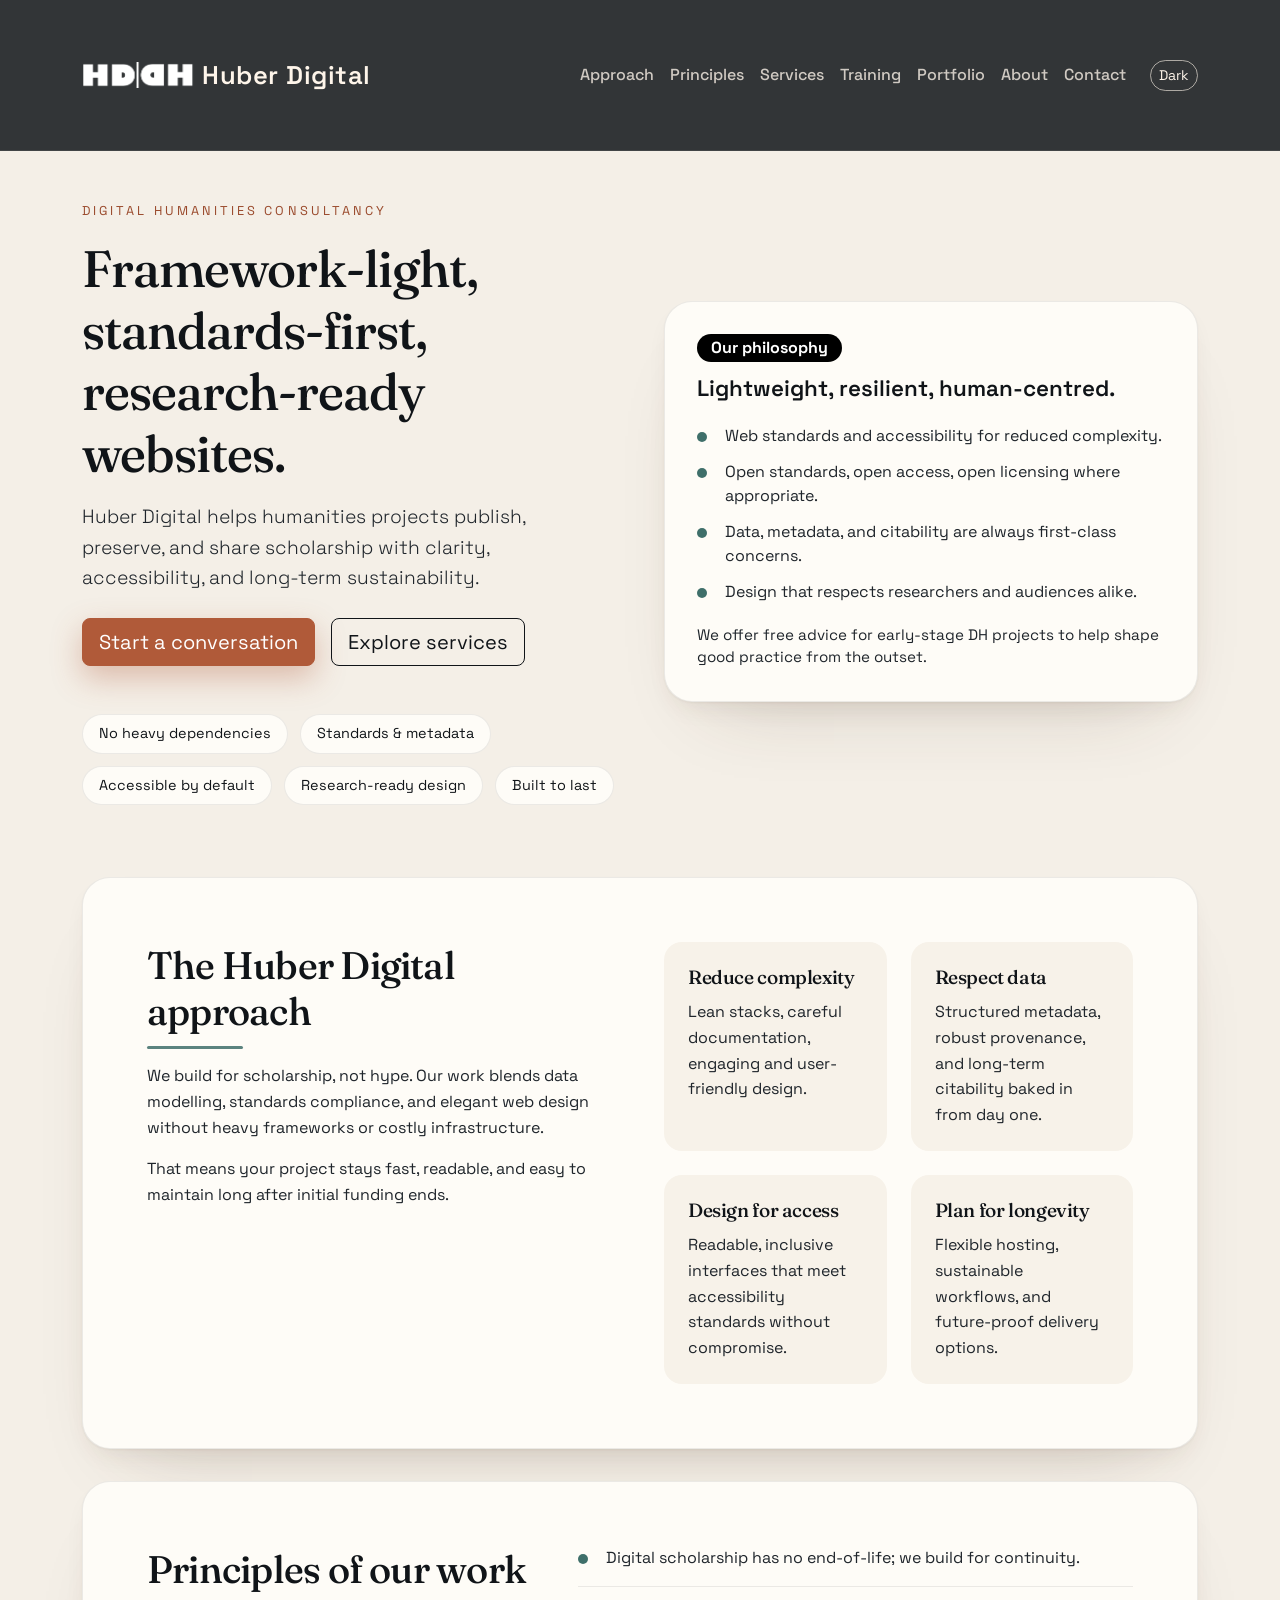
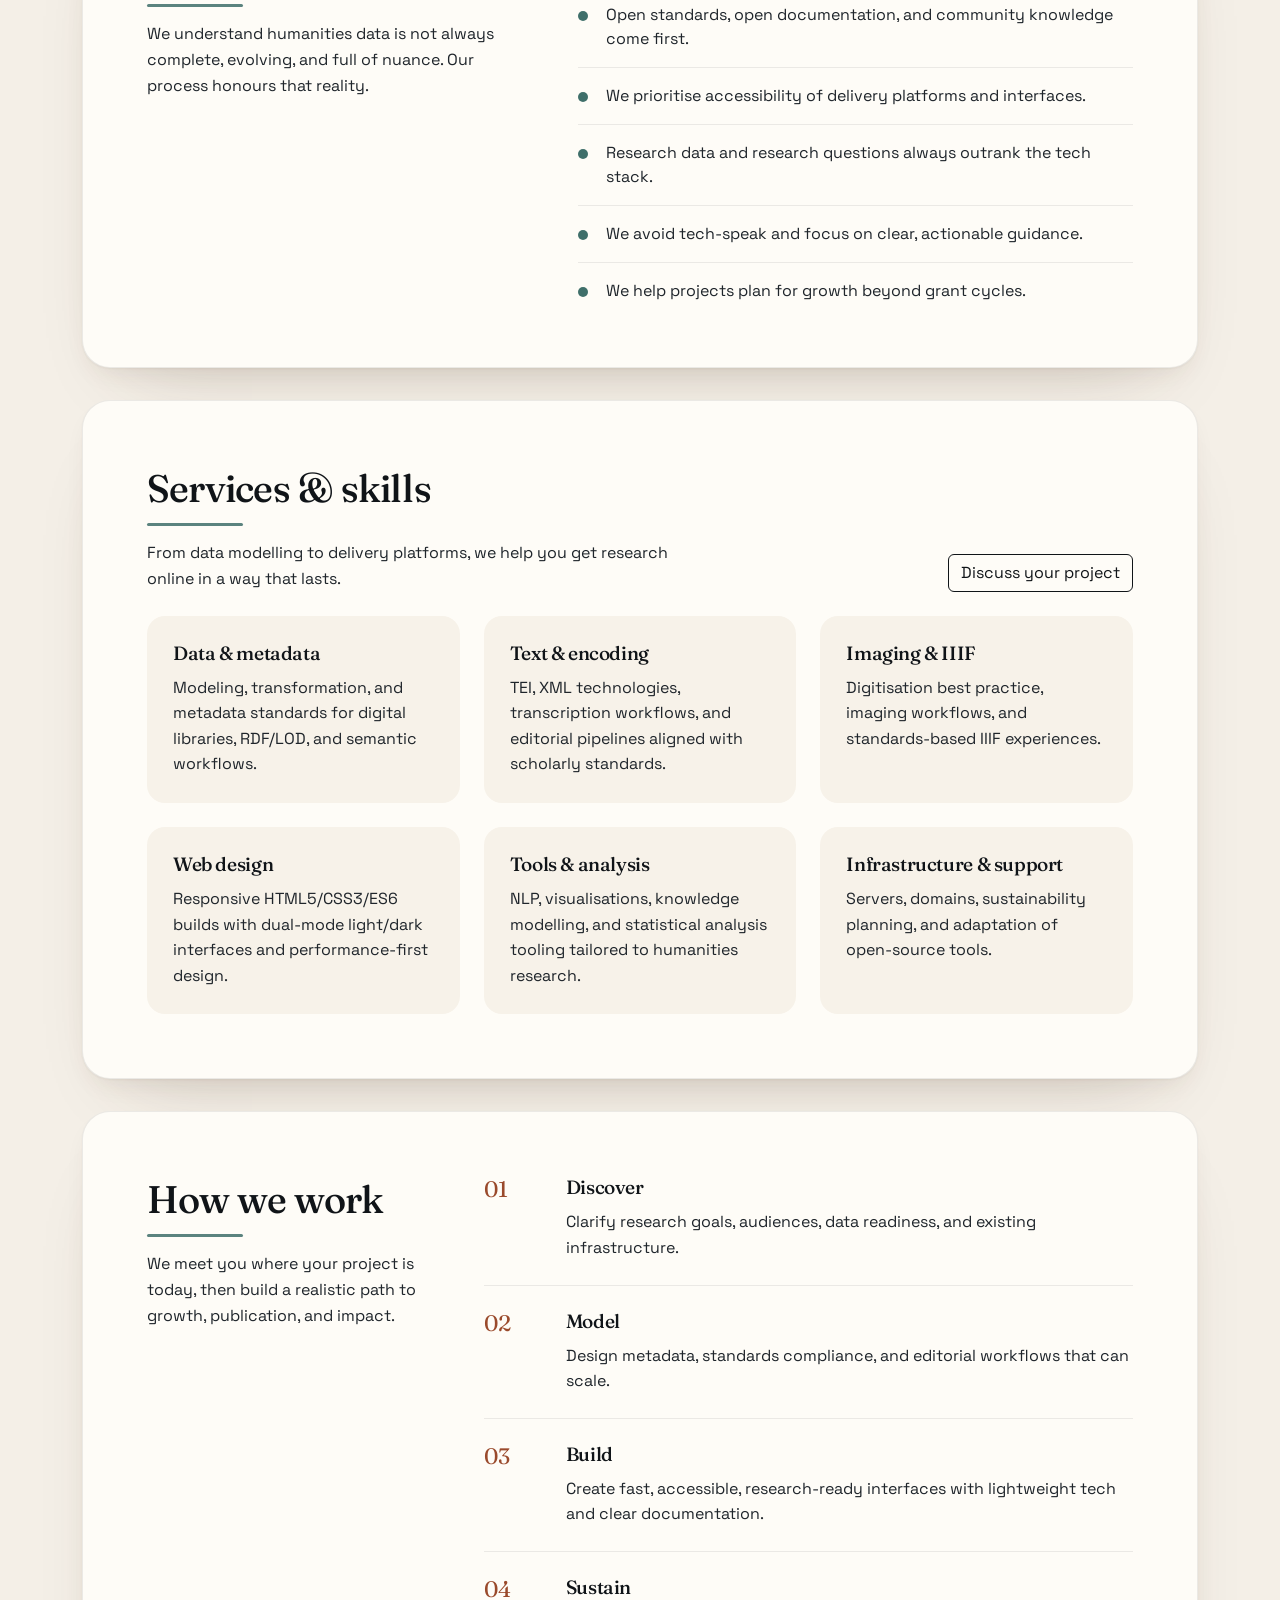
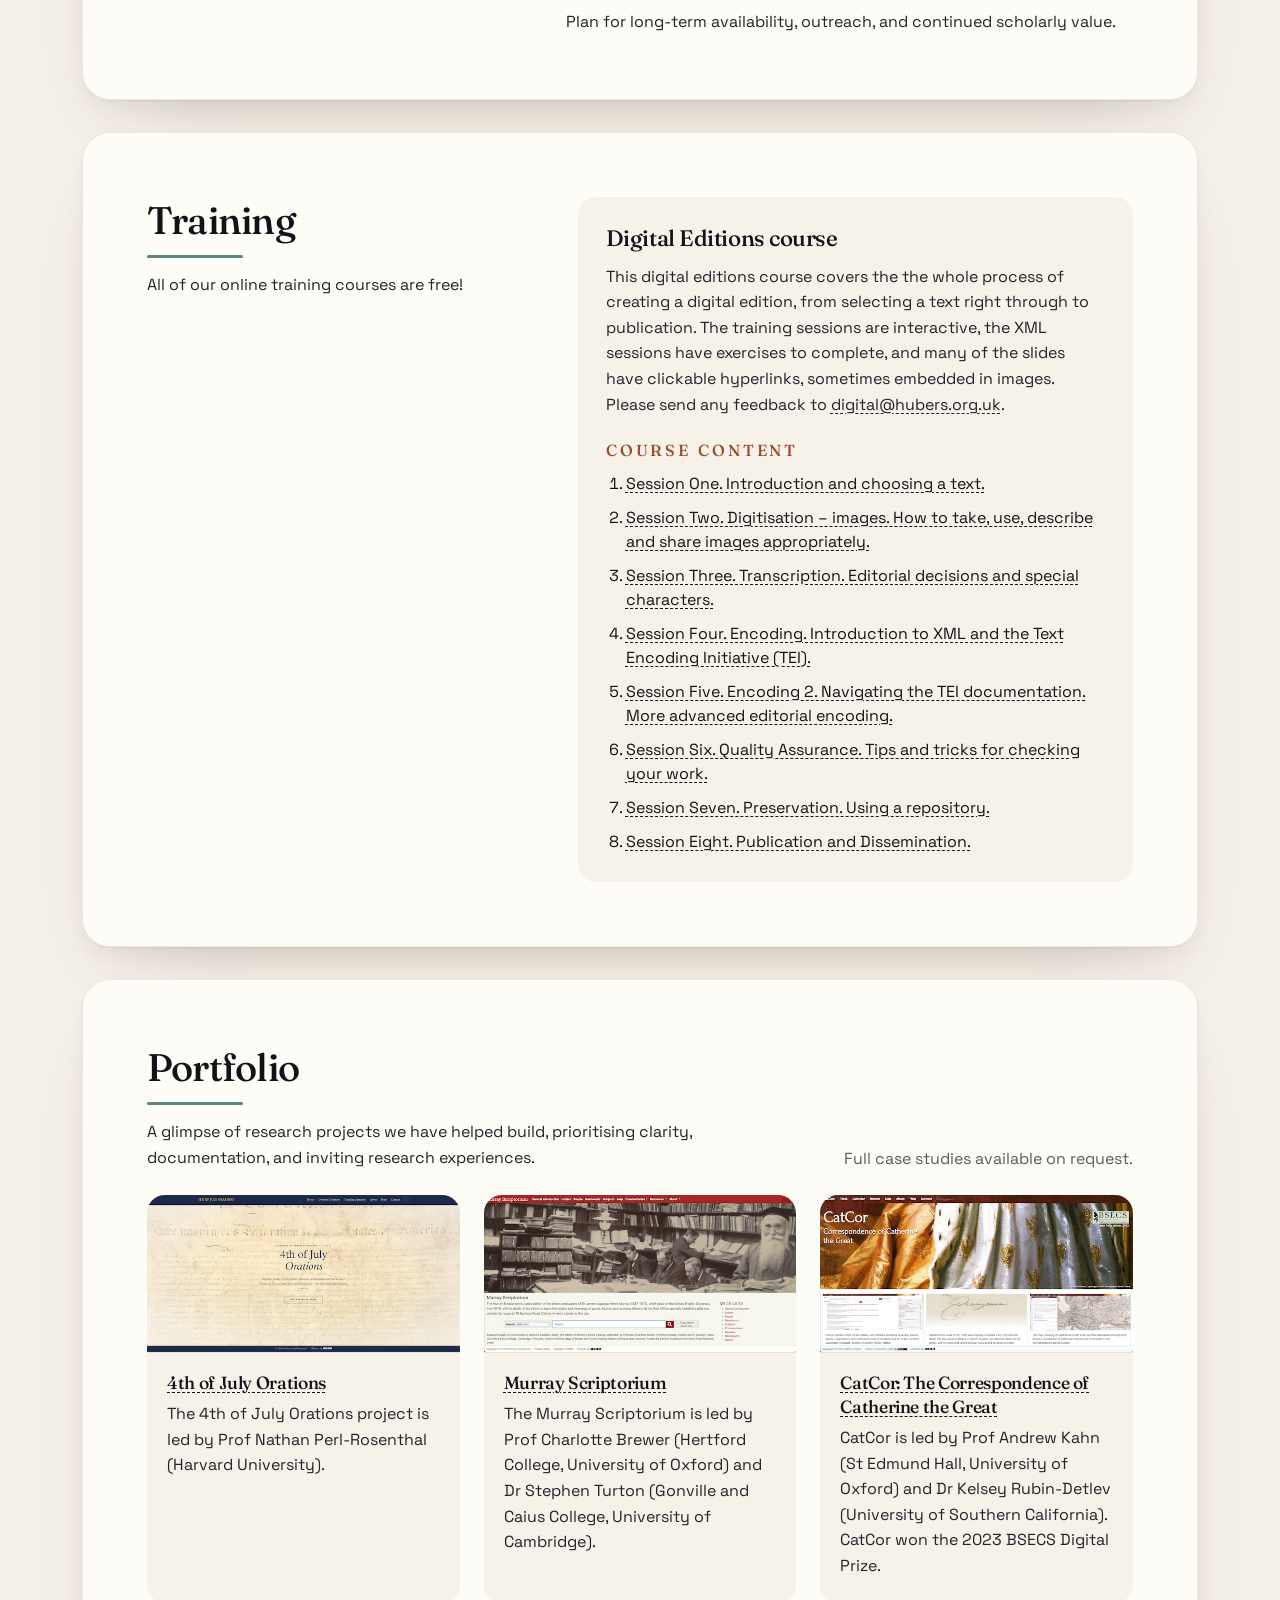
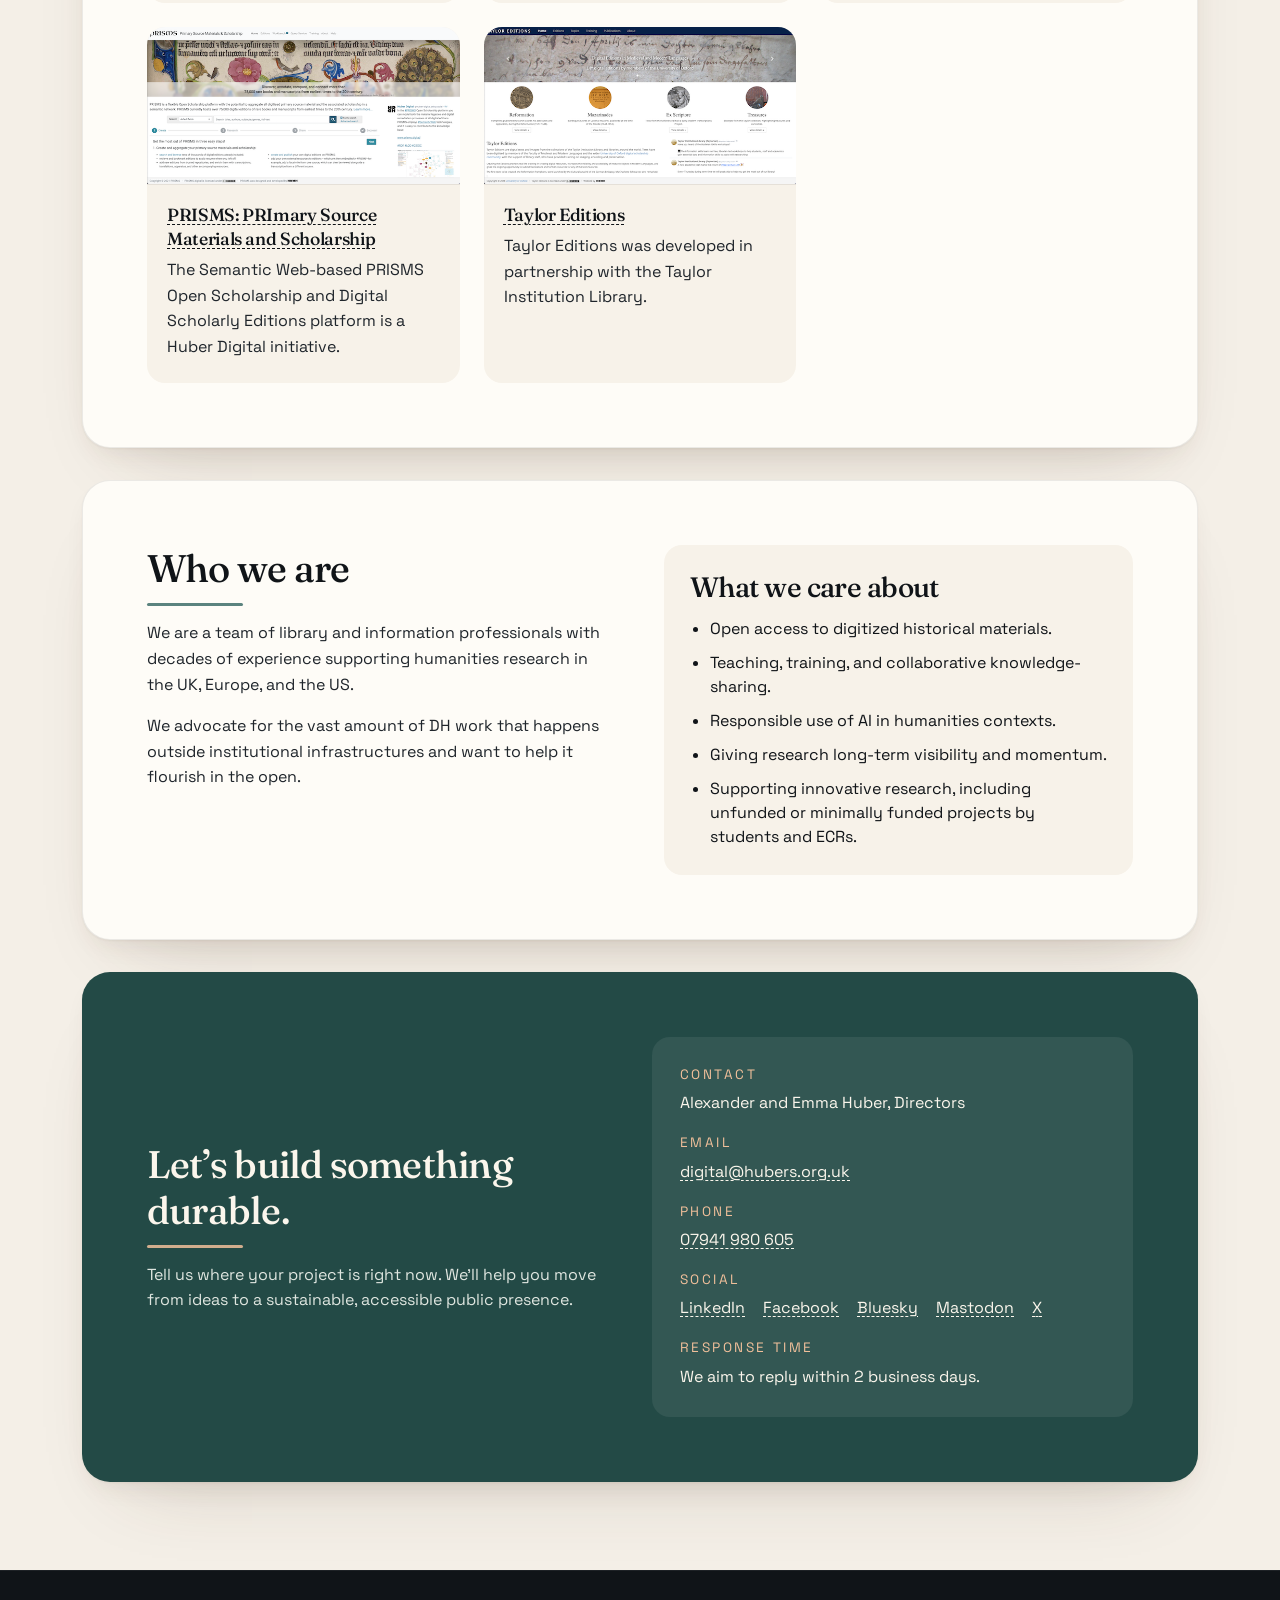
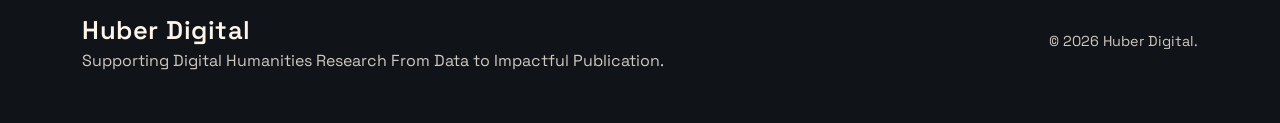
<file: index.html>
<!doctype html>
<html lang="en" data-bs-theme="light">
<head>
  <meta charset="utf-8">
  <meta name="viewport" content="width=device-width, initial-scale=1">
  <title>Huber Digital | Digital Humanities Consultancy</title>
  <meta name="description" content="Huber Digital is a Digital Humanities consultancy focused on standards, accessibility, and sustainable research websites.">
  <meta name="theme-color" content="#f4efe7">
  <link rel="apple-touch-icon" sizes="57x57" href="/apple-icon-57x57.png">
  <link rel="apple-touch-icon" sizes="60x60" href="/apple-icon-60x60.png">
  <link rel="apple-touch-icon" sizes="72x72" href="/apple-icon-72x72.png">
  <link rel="apple-touch-icon" sizes="76x76" href="/apple-icon-76x76.png">
  <link rel="apple-touch-icon" sizes="114x114" href="/apple-icon-114x114.png">
  <link rel="apple-touch-icon" sizes="120x120" href="/apple-icon-120x120.png">
  <link rel="apple-touch-icon" sizes="144x144" href="/apple-icon-144x144.png">
  <link rel="apple-touch-icon" sizes="152x152" href="/apple-icon-152x152.png">
  <link rel="apple-touch-icon" sizes="180x180" href="/apple-icon-180x180.png">
  <link rel="icon" type="image/png" sizes="192x192"  href="/android-icon-192x192.png">
  <link rel="icon" type="image/png" sizes="32x32" href="/favicon-32x32.png">
  <link rel="icon" type="image/png" sizes="96x96" href="/favicon-96x96.png">
  <link rel="icon" type="image/png" sizes="16x16" href="/favicon-16x16.png">
  <link rel="manifest" href="/manifest.json">
  <meta name="msapplication-TileColor" content="#ffffff">
  <meta name="msapplication-TileImage" content="/ms-icon-144x144.png">
  <link rel="preconnect" href="https://fonts.googleapis.com">
  <link rel="preconnect" href="https://fonts.gstatic.com" crossorigin>
  <link href="https://fonts.googleapis.com/css2?family=Fraunces:wght@400;600;700&family=Space+Grotesk:wght@300;400;500;600&display=swap" rel="stylesheet">
  <link href="https://cdn.jsdelivr.net/npm/bootstrap@5.3.3/dist/css/bootstrap.min.css" rel="stylesheet" integrity="sha384-QWTKZyjpPEjISv5WaRU9OFeRpok6YctnYmDr5pNlyT2bRjXh0JMhjY6hW+ALEwIH" crossorigin="anonymous">
  <link rel="stylesheet" href="assets/css/styles.css">
</head>
<body>
  <header class="site-header fixed-top">
    <nav class="navbar navbar-expand-lg navbar-dark" aria-label="Primary">
      <div class="container">
        <a class="navbar-brand d-flex align-items-center gap-2" href="/">
          <img src="images/logo/cropped-hd-logo-1.png" alt="Huber Digital logo" width="112" height="112" class="brand-logo">
          <div class="brand-text">
            <span class="brand-name">Huber Digital</span>
          </div>
        </a>
        <button class="navbar-toggler" type="button" data-bs-toggle="collapse" data-bs-target="#siteNav" aria-controls="siteNav" aria-expanded="false" aria-label="Toggle navigation">
          <span class="navbar-toggler-icon"></span>
        </button>
        <div class="collapse navbar-collapse" id="siteNav">
          <ul class="navbar-nav ms-auto align-items-lg-center">
            <li class="nav-item"><a class="nav-link" href="#approach">Approach</a></li>
            <li class="nav-item"><a class="nav-link" href="#principles">Principles</a></li>
            <li class="nav-item"><a class="nav-link" href="#services">Services</a></li>
            <li class="nav-item"><a class="nav-link" href="#training">Training</a></li>
            <li class="nav-item"><a class="nav-link" href="#portfolio">Portfolio</a></li>
            <li class="nav-item"><a class="nav-link" href="#about">About</a></li>
            <li class="nav-item"><a class="nav-link" href="#contact">Contact</a></li>
          </ul>
          <div class="ms-lg-3 mt-3 mt-lg-0">
            <button class="btn btn-outline-light btn-sm theme-toggle" id="themeToggle" type="button" aria-pressed="false">
              <span class="theme-toggle-label">Dark</span>
            </button>
          </div>
        </div>
      </div>
    </nav>
  </header>

  <main id="top">
    <section class="hero-section" data-animate>
      <div class="container">
        <div class="row align-items-center g-4 g-lg-5">
          <div class="col-lg-6">
            <span class="eyebrow">Digital Humanities Consultancy</span>
            <h1>Framework-light, standards-first, research-ready websites.</h1>
            <p class="lead">Huber Digital helps humanities projects publish, preserve, and share scholarship with clarity, accessibility, and long-term sustainability.</p>
            <div class="d-flex flex-wrap gap-3 mt-4">
              <a class="btn btn-primary btn-lg" href="#contact">Start a conversation</a>
              <a class="btn btn-outline-light btn-lg" href="#services">Explore services</a>
            </div>
            <div class="hero-highlights mt-5">
              <div class="highlight-pill">No heavy dependencies</div>
              <div class="highlight-pill">Standards & metadata</div>
              <div class="highlight-pill">Accessible by default</div>
              <div class="highlight-pill">Research-ready design</div>
              <div class="highlight-pill">Built to last</div>
            </div>
          </div>
          <div class="col-lg-6">
            <div class="hero-card">
              <div class="hero-card-header">
                <span class="badge" style="font-size:initial;">Our philosophy</span>
                <span class="hero-card-title">Lightweight, resilient, human-centred.</span>
              </div>
              <ul class="hero-card-list">
                <li>Web standards and accessibility for reduced complexity.</li>
                <li>Open standards, open access, open licensing where appropriate.</li>
                <li>Data, metadata, and citability are always first-class concerns.</li>
                <li>Design that respects researchers and audiences alike.</li>
              </ul>
              <div class="hero-card-footer">
                <span class="hero-card-note">We offer free advice for early-stage DH projects to help shape good practice from the outset.</span>
              </div>
            </div>
          </div>
        </div>
      </div>
    </section>

    <section id="approach" class="content-section" data-animate>
      <div class="container">
        <div class="section-panel">
          <div class="row g-5">
            <div class="col-lg-6">
              <h2 class="section-title">The Huber Digital approach</h2>
              <p>We build for scholarship, not hype. Our work blends data modelling, standards compliance, and elegant web design without heavy frameworks or costly infrastructure.</p>
              <p>That means your project stays fast, readable, and easy to maintain long after initial funding ends.</p>
            </div>
            <div class="col-lg-6">
              <div class="approach-grid">
                <div class="approach-card">
                  <h3>Reduce complexity</h3>
                  <p>Lean stacks, careful documentation, engaging and
                  user-friendly design.</p>
                </div>
                <div class="approach-card">
                  <h3>Respect data</h3>
                  <p>Structured metadata, robust provenance, and long-term citability baked in from day one.</p>
                </div>
                <div class="approach-card">
                  <h3>Design for access</h3>
                  <p>Readable, inclusive interfaces that meet accessibility standards without compromise.</p>
                </div>
                <div class="approach-card">
                  <h3>Plan for longevity</h3>
                  <p>Flexible hosting, sustainable workflows, and future-proof delivery options.</p>
                </div>
              </div>
            </div>
          </div>
        </div>
      </div>
    </section>

    <section id="principles" class="content-section" data-animate>
      <div class="container">
        <div class="section-panel">
          <div class="row g-5">
            <div class="col-lg-5">
              <h2 class="section-title">Principles of our work</h2>
              <p>We understand humanities data is not always complete, evolving, and full of nuance. Our process honours that reality.</p>
            </div>
            <div class="col-lg-7">
              <ul class="principles-list">
                <li>Digital scholarship has no end-of-life; we build for continuity.</li>
                <li>Open standards, open documentation, and community knowledge come first.</li>
                <li>We prioritise accessibility of delivery platforms and interfaces.</li>
                <li>Research data and research questions always outrank the tech stack.</li>
                <li>We avoid tech-speak and focus on clear, actionable guidance.</li>
                <li>We help projects plan for growth beyond grant cycles.</li>
              </ul>
            </div>
          </div>
        </div>
      </div>
    </section>

    <section id="services" class="content-section" data-animate>
      <div class="container">
        <div class="section-panel">
          <div class="d-flex flex-column flex-lg-row justify-content-between align-items-lg-end gap-3 mb-4">
            <div>
              <h2 class="section-title">Services & skills</h2>
              <p class="section-subtitle">From data modelling to delivery platforms, we help you get research online in a way that lasts.</p>
            </div>
            <a class="btn btn-outline-light" href="#contact">Discuss your project</a>
          </div>
          <div class="row g-4">
            <div class="col-md-6 col-lg-4">
              <div class="service-card">
                <h3>Data & metadata</h3>
                <p>Modeling, transformation, and metadata standards for digital libraries, RDF/LOD, and semantic workflows.</p>
              </div>
            </div>
            <div class="col-md-6 col-lg-4">
              <div class="service-card">
                <h3>Text & encoding</h3>
                <p>TEI, XML technologies, transcription workflows, and editorial pipelines aligned with scholarly standards.</p>
              </div>
            </div>
            <div class="col-md-6 col-lg-4">
              <div class="service-card">
                <h3>Imaging & IIIF</h3>
                <p>Digitisation best practice, imaging workflows, and standards-based IIIF experiences.</p>
              </div>
            </div>
            <div class="col-md-6 col-lg-4">
              <div class="service-card">
                <h3>Web design</h3>
                <p>Responsive HTML5/CSS3/ES6 builds with dual-mode light/dark interfaces and performance-first design.</p>
              </div>
            </div>
            <div class="col-md-6 col-lg-4">
              <div class="service-card">
                <h3>Tools & analysis</h3>
                <p>NLP, visualisations, knowledge modelling, and statistical analysis tooling tailored to humanities research.</p>
              </div>
            </div>
            <div class="col-md-6 col-lg-4">
              <div class="service-card">
                <h3>Infrastructure & support</h3>
                <p>Servers, domains, sustainability planning, and adaptation of open-source tools.</p>
              </div>
            </div>
          </div>
        </div>
      </div>
    </section>

    <section class="content-section" data-animate>
      <div class="container">
        <div class="section-panel">
          <div class="row g-4">
            <div class="col-lg-4">
              <h2 class="section-title">How we work</h2>
              <p>We meet you where your project is today, then build a realistic path to growth, publication, and impact.</p>
            </div>
            <div class="col-lg-8">
              <div class="process-steps">
                <div class="process-step">
                  <span class="step-number">01</span>
                  <div>
                    <h3>Discover</h3>
                    <p>Clarify research goals, audiences, data readiness, and existing infrastructure.</p>
                  </div>
                </div>
                <div class="process-step">
                  <span class="step-number">02</span>
                  <div>
                    <h3>Model</h3>
                    <p>Design metadata, standards compliance, and editorial workflows that can scale.</p>
                  </div>
                </div>
                <div class="process-step">
                  <span class="step-number">03</span>
                  <div>
                    <h3>Build</h3>
                    <p>Create fast, accessible, research-ready interfaces with lightweight tech and clear documentation.</p>
                  </div>
                </div>
                <div class="process-step">
                  <span class="step-number">04</span>
                  <div>
                    <h3>Sustain</h3>
                    <p>Plan for long-term availability, outreach, and continued scholarly value.</p>
                  </div>
                </div>
              </div>
            </div>
          </div>
        </div>
      </div>
    </section>

    <section id="training" class="content-section" data-animate>
      <div class="container">
        <div class="section-panel">
          <div class="row g-5">
            <div class="col-lg-5">
              <h2 class="section-title">Training</h2>
              <p>All of our online training courses are free! </p>
            </div>
            <div class="col-lg-7">
              <div class="training-card">
                <h3>Digital Editions course</h3>
                <p>This digital editions course covers the the whole process of
                creating a digital edition, from selecting a text right through to
                publication. The training sessions are interactive, the XML
                sessions have exercises to complete, and many of the slides have
                clickable hyperlinks, sometimes embedded in images. Please send any feedback to <a
                href="mailto:digital@hubers.org.uk">digital@hubers.org.uk</a>.</p>
                <h4>Course Content</h4>
                <ol class="training-list">
                  <li><a href="https://www.prisms.digital/training/session1/" target="_blank" rel="noopener">Session One. Introduction and choosing a text.</a></li>
                  <li><a href="https://www.prisms.digital/training/session2/" target="_blank" rel="noopener">Session Two. Digitisation – images. How to take, use, describe and share images appropriately.</a></li>
                  <li><a href="https://www.prisms.digital/training/session3/" target="_blank" rel="noopener">Session Three. Transcription. Editorial decisions and special characters.</a></li>
                  <li><a href="https://www.prisms.digital/training/session4/" target="_blank" rel="noopener">Session Four. Encoding. Introduction to XML and the Text Encoding Initiative (TEI).</a></li>
                  <li><a href="https://www.prisms.digital/training/session5/" target="_blank" rel="noopener">Session Five. Encoding 2. Navigating the TEI documentation. More advanced editorial encoding.</a></li>
                  <li><a href="https://www.prisms.digital/training/session6/" target="_blank" rel="noopener">Session Six. Quality Assurance. Tips and tricks for checking your work.</a></li>
                  <li><a href="https://www.prisms.digital/training/session7/" target="_blank" rel="noopener">Session Seven. Preservation. Using a repository.</a></li>
                  <li><a href="https://www.prisms.digital/training/session8/" target="_blank" rel="noopener">Session Eight. Publication and Dissemination.</a></li>
                </ol>
              </div>
            </div>
          </div>
        </div>
      </div>
    </section>

    <section id="portfolio" class="content-section" data-animate>
      <div class="container">
        <div class="section-panel">
          <div class="d-flex flex-column flex-lg-row justify-content-between align-items-lg-end gap-3 mb-4">
            <div>
              <h2 class="section-title">Portfolio</h2>
              <p class="section-subtitle">A glimpse of research projects we have helped build, prioritising clarity, documentation, and inviting research experiences.</p>
            </div>
            <span class="text-muted">Full case studies available on request.</span>
          </div>
          <div class="row g-4">
            <!--
            <div class="col-md-6 col-lg-4">
              <div class="portfolio-card">
                <img
                src="images/portfolio/"
                alt="Spaces of Translation website" loading="lazy">
                <div class="portfolio-caption">
                  <h3><a href="https://spacesoftranslation.uni-mainz.de/"
                  target="_blank" rel="noopener">Spaces of Translation: European Magazine Culture 1945–1965</a></h3> 
                  <p>The Spaces of Translation project is led by Profs Andrew
                  Thacker (Nottingham Trent University) and Alison E. Martin (Johannes Gutenberg University Mainz).</p> 
                </div>
              </div>
            </div>
            -->
            <div class="col-md-6 col-lg-4">
              <div class="portfolio-card">
                <img
                src="images/portfolio/screenshot-2026-04-11-at-09.39.31-2.png"
                alt="4th of July Orations website" loading="lazy">
                <div class="portfolio-caption">
                  <h3><a href="https://www.julyfourthorations.org/"
                  target="_blank" rel="noopener">4th of July Orations</a></h3> 
                  <p>The 4th of July Orations project is led by Prof 
                  Nathan Perl-Rosenthal (Harvard
                  University).</p> 
                </div>
              </div>
            </div>
            <div class="col-md-6 col-lg-4">
              <div class="portfolio-card">
                <img
                src="images/portfolio/screenshot-2025-10-21-at-23.00.02-2.png"
                alt="Murray Scriptorium website" loading="lazy">
                <div class="portfolio-caption">
                  <h3><a href="https://www.murrayscriptorium.org/" target="_blank" rel="noopener">Murray Scriptorium</a></h3>
                  <p>The Murray Scriptorium is led by Prof Charlotte Brewer (Hertford College, University of Oxford) and Dr Stephen Turton (Gonville and Caius College, University of Cambridge).</p>
                </div>
              </div>
            </div>
            <div class="col-md-6 col-lg-4">
              <div class="portfolio-card">
                <img
                src="images/portfolio/screenshot-2025-10-21-at-23.00.23-2.png"
                alt="The Correspondence of Catherine the Great website" loading="lazy">
                <div class="portfolio-caption">
                  <h3><a href="https://catcor.seh.ox.ac.uk/" target="_blank" rel="noopener">CatCor: The Correspondence of Catherine the Great</a></h3>
                  <p>CatCor is led by Prof Andrew Kahn (St Edmund
                  Hall, University of Oxford) and Dr Kelsey Rubin-Detlev
                  (University of Southern California). CatCor won the 2023
                  BSECS Digital Prize.</p>
                </div>
              </div>
            </div>
            <div class="col-md-6 col-lg-4">
              <div class="portfolio-card">
                <img src="images/portfolio/screenshot-2025-10-21-at-23.00.35-2.png" alt="PRISMS website" loading="lazy">
                <div class="portfolio-caption">
                  <h3><a href="https://www.prisms.digital/" target="_blank" rel="noopener">PRISMS: PRImary Source Materials and Scholarship</a></h3>
                  <p>The Semantic Web-based PRISMS Open Scholarship and Digital
                  Scholarly Editions platform is a
                  Huber Digital initiative.</p>
                </div>
              </div>
            </div>
            <div class="col-md-6 col-lg-4">
              <div class="portfolio-card">
                <img src="images/portfolio/screenshot-2025-10-21-at-23.00.48-2.png" alt="Taylor Editions website" loading="lazy">
                <div class="portfolio-caption">
                  <h3><a href="https://editions.mml.ox.ac.uk" target="_blank" rel="noopener">Taylor Editions</a></h3>
                  <p>Taylor Editions was
                  developed in partnership with the Taylor Institution
                  Library.</p>
                </div>
              </div>
            </div>
          </div>
        </div>
      </div>
    </section>

    <section id="about" class="content-section" data-animate>
      <div class="container">
        <div class="section-panel">
          <div class="row g-5">
            <div class="col-lg-6">
              <h2 class="section-title">Who we are</h2>
              <p>We are a team of library and information professionals with decades of experience supporting humanities research in the UK, Europe, and the US.</p>
              <p>We advocate for the vast amount of DH work that happens outside institutional infrastructures and want to help it flourish in the open.</p>
            </div>
            <div class="col-lg-6">
              <div class="about-card">
                <h3>What we care about</h3>
                <ul>
                  <li>Open access to digitized historical materials.</li>
                  <li>Teaching, training, and collaborative knowledge-sharing.</li>
                  <li>Responsible use of AI in humanities contexts.</li>
                  <li>Giving research long-term visibility and momentum.</li>
                  <li>Supporting innovative research, including unfunded or minimally funded projects by students and ECRs.</li>
                </ul>
              </div>
            </div>
          </div>
        </div>
      </div>
    </section>

    <section id="contact" class="content-section contact-section" data-animate>
      <div class="container">
        <div class="section-panel">
          <div class="row g-4 align-items-center">
            <div class="col-lg-6">
              <h2 class="section-title">Let’s build something durable.</h2>
              <p>Tell us where your project is right now. We’ll help you move from ideas to a sustainable, accessible public presence.</p>
            </div>
            <div class="col-lg-6">
              <div class="contact-card">
                <div class="contact-item">
                  <span>Contact</span>
                  Alexander and Emma Huber, Directors
                </div>
                <div class="contact-item">
                  <span>Email</span>
                  <a href="mailto:digital@hubers.org.uk">digital@hubers.org.uk</a>
                </div>
                <div class="contact-item">
                  <span>Phone</span>
                  <a href="tel:07941980605">07941 980 605</a>
                </div>
                <div class="contact-item">
                  <span>Social</span>
                  <div class="social-links">
                    <a href="https://www.linkedin.com/company/huber-digital/" target="_blank" rel="noopener">LinkedIn</a>
                    <a href="https://www.facebook.com/huberdigital/" target="_blank" rel="noopener">Facebook</a>
                    <a href="https://bsky.app/profile/huber-digital.bsky.social" target="_blank" rel="noopener">Bluesky</a>
                    <a href="https://mastodon.social/@Huber_Digital" target="_blank" rel="noopener">Mastodon</a>
                    <a href="https://x.com/huber_digital" target="_blank" rel="noopener">X</a>
                  </div>
                </div>
                <div class="contact-item">
                  <span>Response time</span>
                  <span>We aim to reply within 2 business days.</span>
                </div>
              </div>
            </div>
          </div>
        </div>
      </div>
    </section>
  </main>

  <footer class="site-footer">
    <div class="container">
      <div class="d-flex flex-column flex-md-row justify-content-between align-items-md-center gap-3">
        <div>
          <span class="brand-name">Huber Digital</span>
          <div class="footer-tagline">Supporting Digital Humanities Research From Data to Impactful Publication.</div>
        </div>
        <div class="footer-meta">&copy; <span id="year"></span> Huber Digital. </div>
      </div>
    </div>
  </footer>

  <script src="https://cdn.jsdelivr.net/npm/bootstrap@5.3.3/dist/js/bootstrap.bundle.min.js" integrity="sha384-YvpcrYf0tY3lHB60NNkmXc5s9fDVZLESaAA55NDzOxhy9GkcIdslK1eN7N6jIeHz" crossorigin="anonymous"></script>
  <script src="assets/js/main.js"></script>
</body>
</html>
</file>
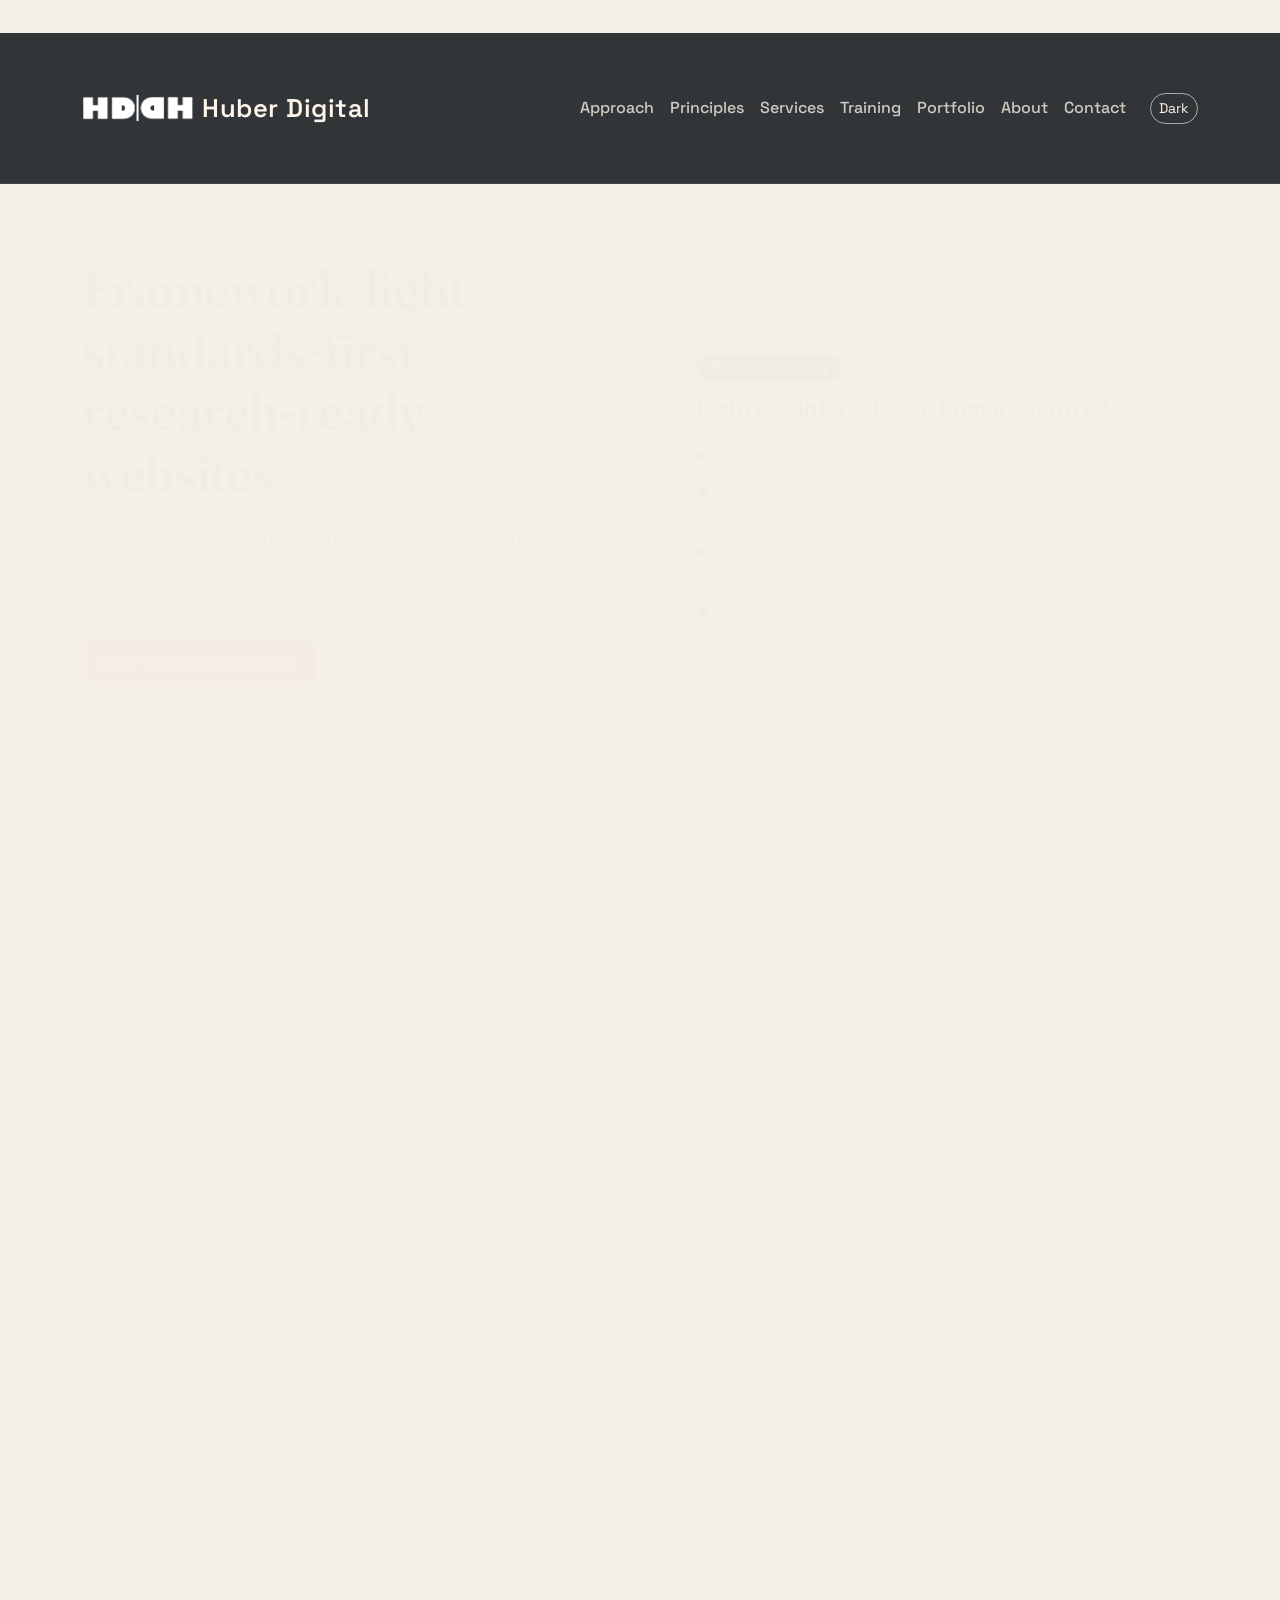
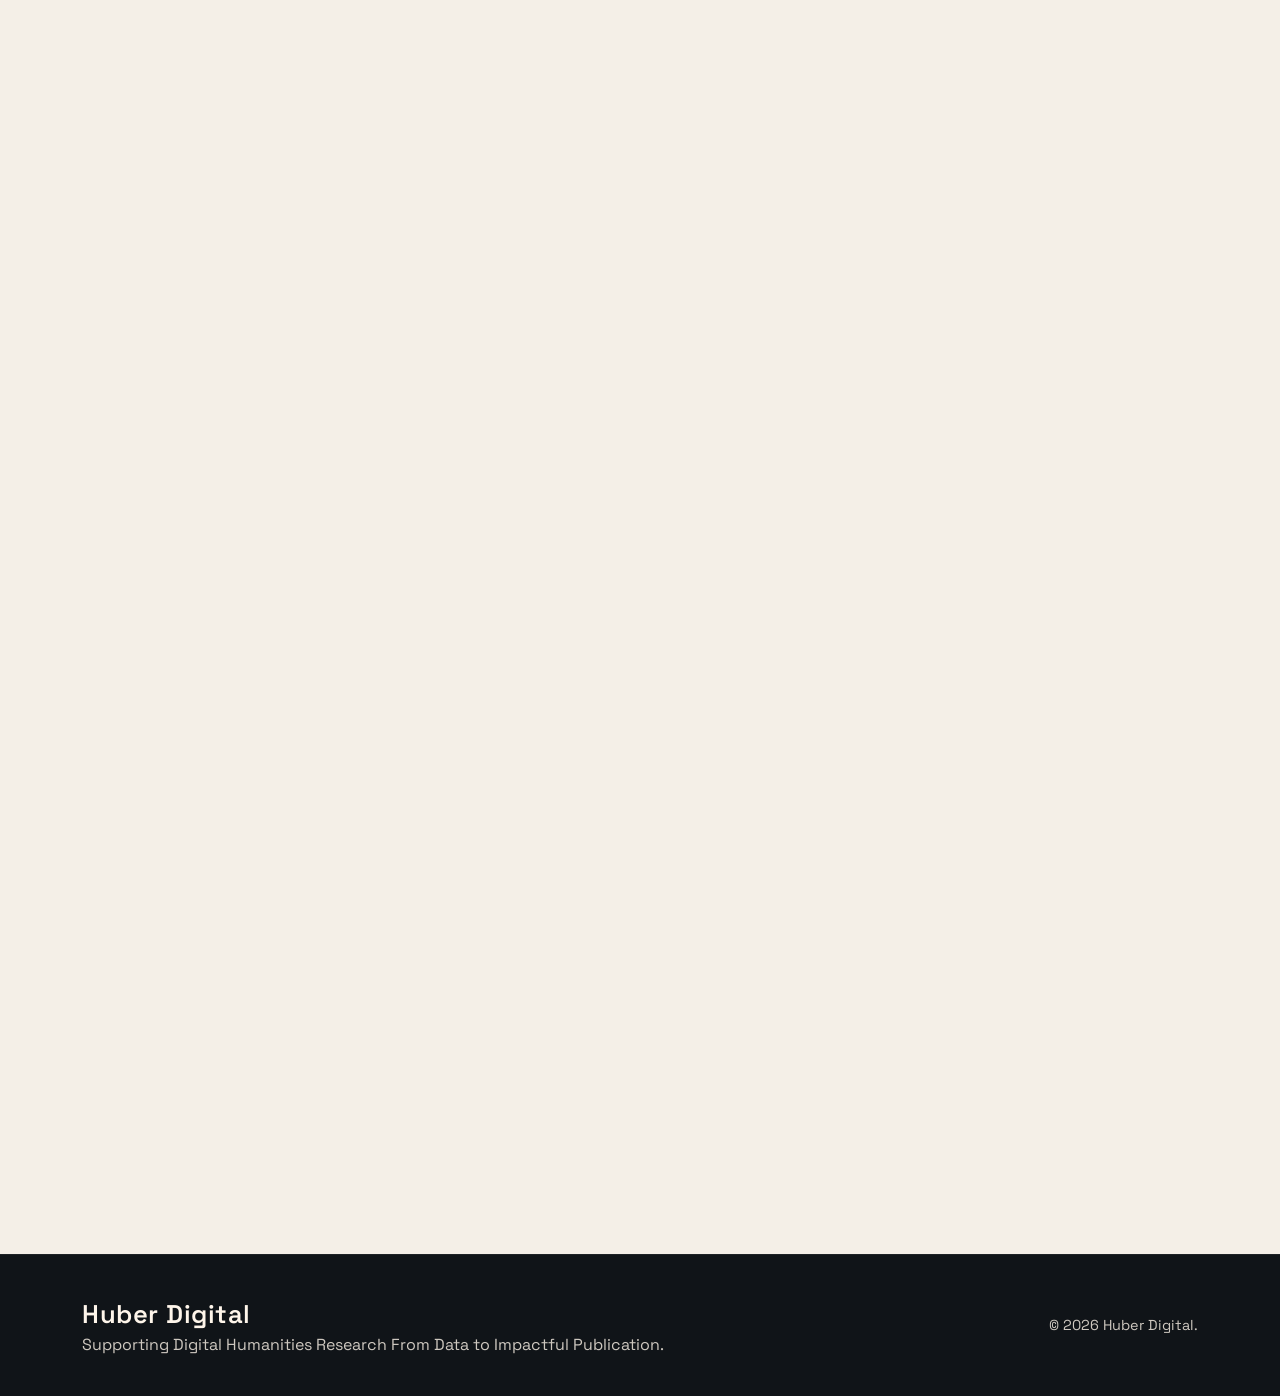
<file: development/index.html>
<!doctype html>
<html lang="en">
<head>
  <meta charset="utf-8">
  <title>Page moved | Huber Digital</title>
  <meta http-equiv="refresh" content="0; url=/#services">
  <link rel="canonical" href="https://hubers.org.uk/#services">
  <meta name="robots" content="noindex">
</head>
<body>
  <p>This page has moved to <a href="/#services">hubers.org.uk/#services</a>.</p>
</body>
</html>
</file>
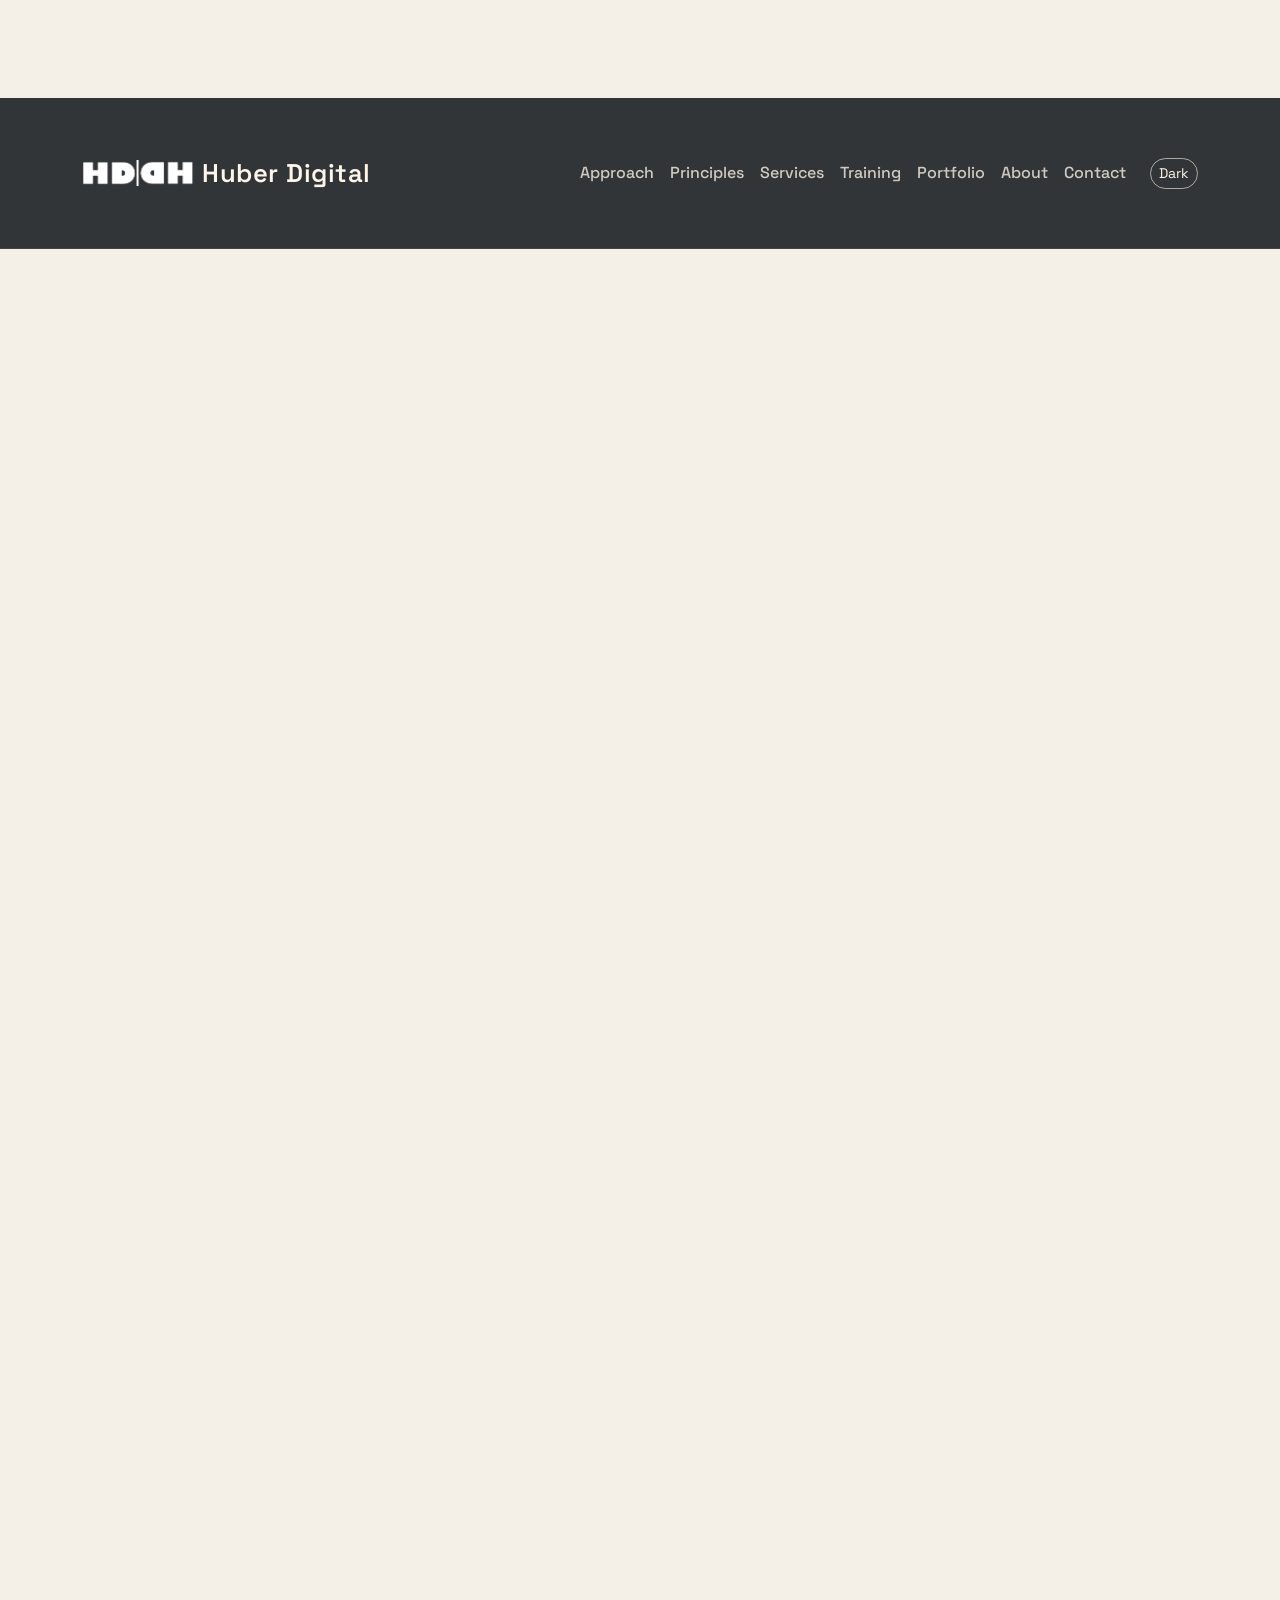
<file: support/index.html>
<!doctype html>
<html lang="en">
<head>
  <meta charset="utf-8">
  <title>Page moved | Huber Digital</title>
  <meta http-equiv="refresh" content="0; url=/#contact">
  <link rel="canonical" href="https://hubers.org.uk/#contact">
  <meta name="robots" content="noindex">
</head>
<body>
  <p>This page has moved to <a href="/#contact">hubers.org.uk/#contact</a>.</p>
</body>
</html>
</file>
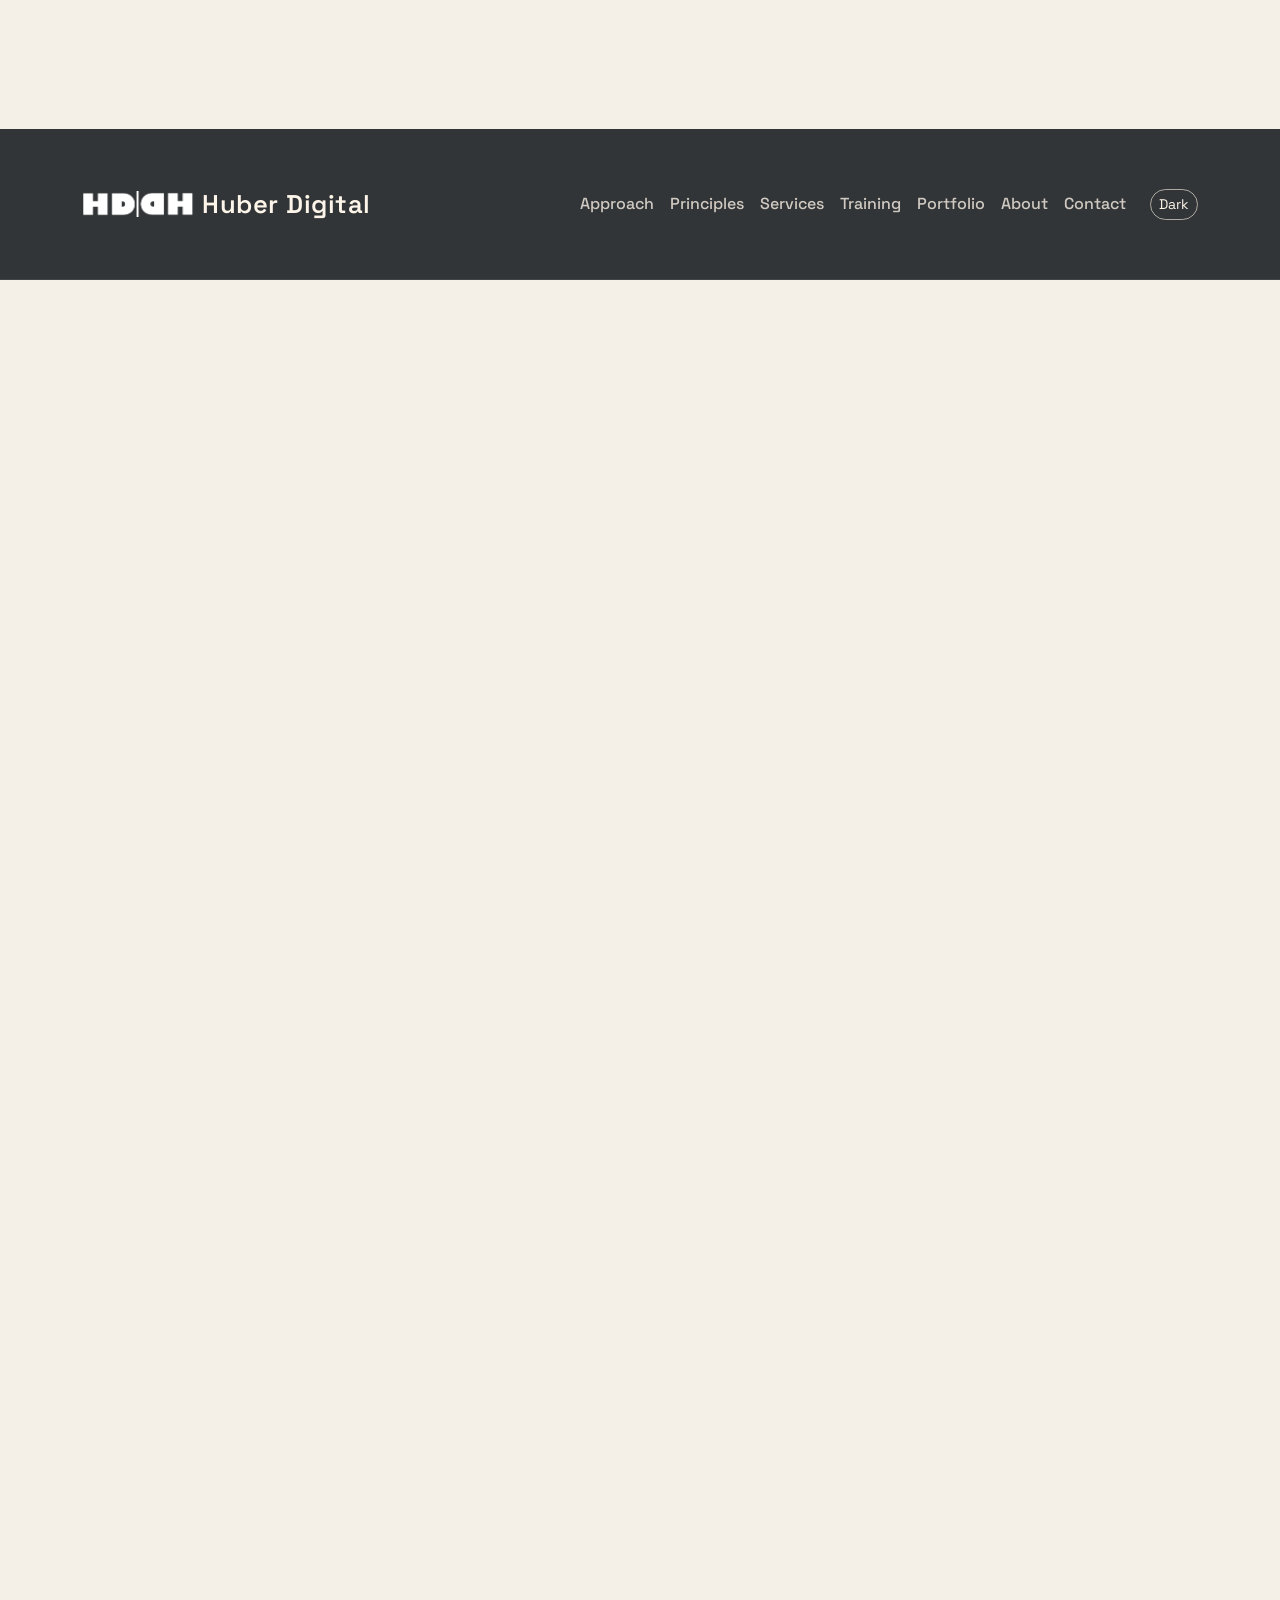
<file: training/index.html>
<!doctype html>
<html lang="en">
<head>
  <meta charset="utf-8">
  <title>Page moved | Huber Digital</title>
  <meta http-equiv="refresh" content="0; url=/#training">
  <link rel="canonical" href="https://hubers.org.uk/#training">
  <meta name="robots" content="noindex">
</head>
<body>
  <p>This page has moved to <a href="/#training">hubers.org.uk/#training</a>.</p>
</body>
</html>
</file>
<file: assets/css/styles.css>
:root {
  --ink: #101418;
  --ink-soft: #1f252b;
  --sand: #f4efe7;
  --sand-bright: #fefcf7;
  --well: #f7f2e9;
  --clay: #c98c5c;
  --oxide: #b05a39;
  --oxide-ink: #9a4a2c;
  --teal: #3f6f6a;
  --deep: #234a46;
  --ring: rgba(16, 20, 24, 0.08);
  --shadow: 0 1px 2px rgba(74, 52, 30, 0.05),
    0 12px 28px -12px rgba(74, 52, 30, 0.12),
    0 40px 80px -48px rgba(74, 52, 30, 0.24);
  --radius-lg: 28px;
  --radius-md: 18px;
  --radius-sm: 12px;
  --grid-gap: 24px;
}

[data-bs-theme="dark"] {
  --ink: #f4efe7;
  --ink-soft: #d9d2c7;
  --sand: #0f1113;
  --sand-bright: #1a1d20;
  --well: #131518;
  --clay: #d3a178;
  --oxide: #c36b4a;
  --oxide-ink: #e0906f;
  --teal: #6fb0a8;
  --deep: #1c3b38;
  --ring: rgba(244, 239, 231, 0.09);
  --shadow: inset 0 1px 0 rgba(255, 255, 255, 0.04),
    0 24px 60px -32px rgba(0, 0, 0, 0.7);
}

* {
  box-sizing: border-box;
}

html {
  scroll-behavior: smooth;
}

body {
  font-family: "Space Grotesk", system-ui, -apple-system, sans-serif;
  color: var(--ink);
  background: var(--sand);
  min-height: 100vh;
  padding-top: 88px;
}

h1, h2, h3, h4, h5 {
  font-family: "Fraunces", "Times New Roman", serif;
  letter-spacing: -0.02em;
  color: var(--ink);
}

p {
  color: var(--ink-soft);
  line-height: 1.6;
}

a {
  color: inherit;
  text-decoration: underline;
  text-decoration-style: dashed;
  text-underline-offset: 3px;
  text-decoration-thickness: 0.8px;
}

a:hover {
  color: var(--oxide-ink);
}

section {
  scroll-margin-top: 110px;
}

.site-header {
  background: rgba(16, 20, 24, 0.85);
  backdrop-filter: blur(14px);
  border-bottom: 1px solid rgba(255, 255, 255, 0.08);
  z-index: 1000;
}

[data-bs-theme="dark"] .site-header {
  background: rgba(15, 17, 19, 0.9);
  border-bottom-color: rgba(255, 255, 255, 0.05);
}

.navbar {
  padding: 14px 0;
}

.navbar-brand {
  color: #fef5ea;
}

.brand-logo {
  border-radius: 12px;
  width: 112px;
  height: 112px;
  object-fit: contain;
  filter: invert(1) brightness(1);
}

[data-bs-theme="dark"] .brand-logo {
  filter: invert(1) brightness(0.9);
}

.brand-text {
  display: flex;
  flex-direction: column;
  line-height: 1.1;
}

.brand-name {
  font-weight: 600;
  letter-spacing: 0.02em;
  color: #fef5ea;
  font-size: 1.6rem;
}

.nav-link {
  color: rgba(254, 245, 234, 0.78);
  font-weight: 500;
}

.nav-link:hover,
.nav-link:focus {
  color: #fef5ea;
}

.navbar-toggler {
  border: 1px solid rgba(254, 245, 234, 0.4);
}

.hero-section {
  padding: 110px 0 56px;
}

.eyebrow {
  display: inline-block;
  text-transform: uppercase;
  font-size: 0.8rem;
  letter-spacing: 0.24em;
  color: var(--oxide-ink);
  margin-bottom: 18px;
}

.hero-section h1 {
  font-size: clamp(2.8rem, 4vw, 4.2rem);
  margin-bottom: 18px;
}

.hero-section .lead {
  font-size: 1.2rem;
  max-width: 520px;
}

.hero-highlights {
  display: flex;
  flex-wrap: wrap;
  gap: 12px;
}

.highlight-pill {
  background: var(--sand-bright);
  padding: 8px 16px;
  border-radius: 999px;
  font-size: 0.9rem;
  border: 1px solid var(--ring);
}

/* Surfaces: one uniform page, raised panels on it, quiet wells inside them. */
.section-panel,
.hero-card {
  background: var(--sand-bright);
  border: 1px solid var(--ring);
  border-radius: var(--radius-lg);
  box-shadow: var(--shadow);
}

.section-panel {
  padding: clamp(28px, 5vw, 72px);
}

.section-panel p:last-child {
  margin-bottom: 0;
}

.approach-card,
.service-card,
.portfolio-card,
.about-card,
.training-card,
.contact-card {
  background: var(--well);
  border-radius: var(--radius-md);
}

.hero-card {
  padding: 32px;
}

.hero-card-header {
  display: flex;
  flex-direction: column;
  gap: 10px;
  margin-bottom: 18px;
}

.hero-card-header .badge {
  align-self: flex-start;
  border-radius: 999px;
  padding: 6px 14px;
}

.hero-card-title {
  font-size: 1.4rem;
  font-weight: 600;
  color: var(--ink);
}

.hero-card-list {
  list-style: none;
  padding: 0;
  margin: 0;
  display: grid;
  gap: 12px;
}

.hero-card-list li,
.principles-list li {
  padding-left: 28px;
  position: relative;
  color: var(--ink-soft);
}

.hero-card-list li::before,
.principles-list li::before {
  content: "";
  position: absolute;
  left: 0;
  top: 8px;
  width: 10px;
  height: 10px;
  border-radius: 50%;
  background: var(--teal);
}

.hero-card-footer {
  margin-top: 20px;
  font-size: 0.95rem;
  color: var(--ink-soft);
}

.content-section {
  padding: 16px 0;
}

main {
  padding-bottom: 72px;
}

.section-title {
  font-size: clamp(2rem, 3vw, 2.8rem);
  margin-bottom: 14px;
  position: relative;
}

.section-title::after {
  content: "";
  display: block;
  width: 96px;
  height: 3px;
  margin-top: 12px;
  background: var(--teal);
  border-radius: 999px;
  opacity: 0.85;
}

.section-subtitle {
  max-width: 560px;
}

.approach-grid {
  display: grid;
  grid-template-columns: repeat(auto-fit, minmax(220px, 1fr));
  gap: var(--grid-gap);
}

.approach-card {
  padding: 24px;
}

.approach-card h3,
.service-card h3,
.process-step h3 {
  font-size: 1.2rem;
  margin-bottom: 10px;
}

/* Lists and sequences sit in a panel on hairlines rather than in more boxes. */
.principles-list {
  margin: 0;
  padding: 0;
  list-style: none;
}

.principles-list li {
  padding-top: 16px;
  padding-bottom: 16px;
  border-top: 1px solid var(--ring);
}

.principles-list li::before {
  top: 24px;
}

.principles-list li:first-child {
  padding-top: 0;
  border-top: 0;
}

.principles-list li:first-child::before {
  top: 8px;
}

.principles-list li:last-child {
  padding-bottom: 0;
}

.service-card {
  padding: 26px;
  height: 100%;
}

.process-step {
  display: grid;
  grid-template-columns: 64px 1fr;
  gap: 18px;
  padding: 24px 0;
  border-top: 1px solid var(--ring);
}

.process-step:first-child {
  padding-top: 0;
  border-top: 0;
}

.process-step:last-child {
  padding-bottom: 0;
}

.step-number {
  font-family: "Fraunces", serif;
  font-size: 1.4rem;
  line-height: 1.2;
  color: var(--oxide-ink);
}

.portfolio-card {
  overflow: hidden;
  height: 100%;
  display: flex;
  flex-direction: column;
}

.portfolio-card img {
  width: 100%;
  object-fit: cover;
  border-bottom: 1px solid var(--ring);
}

.portfolio-caption {
  padding: 18px 20px 24px;
}

.portfolio-caption h3 {
  font-size: 1.1rem;
  line-height: 1.35;
  margin-bottom: 6px;
}

.about-card {
  padding: 26px;
}

.about-card ul {
  padding-left: 20px;
  margin: 12px 0 0;
  display: grid;
  gap: 10px;
}

.training-card {
  padding: 28px;
}

.training-card h3 {
  font-size: 1.4rem;
  margin-bottom: 12px;
}

.training-card h4 {
  font-size: 1rem;
  text-transform: uppercase;
  letter-spacing: 0.18em;
  color: var(--oxide-ink);
  margin-top: 24px;
  margin-bottom: 12px;
}

.training-list {
  padding-left: 20px;
  margin: 0;
  display: grid;
  gap: 10px;
}

.training-list a {
  color: var(--ink);
  text-decoration: underline;
  text-decoration-style: dashed;
  text-underline-offset: 3px;
  text-decoration-thickness: 0.8px;
}

.training-list a:hover,
.training-list a:focus {
  color: var(--oxide-ink);
}

/* The closing panel is the one strong colour on the page. */
.contact-section .section-panel {
  --ink: #fbf6ec;
  --ink-soft: #dfe6e0;
  --oxide-ink: #f0bf9a;
  --teal: #f0bf9a;
  --well: rgba(255, 255, 255, 0.07);
  background: var(--deep);
  border-color: transparent;
  color: var(--ink);
}

.contact-card {
  padding: 28px;
  display: grid;
  gap: 18px;
}

.contact-item {
  display: grid;
  gap: 6px;
}

.contact-item > span:first-child {
  font-size: 0.85rem;
  text-transform: uppercase;
  letter-spacing: 0.18em;
  color: var(--oxide-ink);
}

.social-links {
  display: flex;
  flex-wrap: wrap;
  gap: 12px 18px;
}

.site-footer {
  padding: 40px 0 50px;
  background: #101418;
  border-top: 1px solid rgba(255, 255, 255, 0.06);
  color: rgba(254, 245, 234, 0.8);
}

.site-footer .brand-name {
  color: #fef5ea;
}

.footer-meta {
  font-size: 0.9rem;
}

.btn-primary {
  background: var(--oxide);
  border-color: var(--oxide);
  box-shadow: 0 12px 30px rgba(176, 90, 57, 0.35);
}

.btn-primary:hover,
.btn-primary:focus,
.btn-primary:active {
  background: #9a4d32 !important;
  border-color: #9a4d32 !important;
}

.btn-outline-light {
  border-color: var(--ink);
  color: var(--ink);
}

[data-bs-theme="dark"] .badge {
    color: #000 !important;
    background-color: RGBA(var(--bs-light-rgb), var(--bs-bg-opacity, 1)) !important;
}

[data-bs-theme="light"] .badge {
  background-color: #000;
  color: white;
}

[data-bs-theme="dark"] .btn-outline-light {
  border-color: var(--ink);
  color: var(--ink);
}
[data-bs-theme="dark"] .btn-outline-light:hover,
[data-bs-theme="dark"] .btn-outline-light:focus {
  border-color: var(--ink);
  color: black;
}

.theme-toggle {
  border-radius: 999px;
  border-color: rgba(254, 245, 234, 0.6);
  color: #fef5ea;
}

[data-bs-theme="dark"] .theme-toggle:hover,
[data-bs-theme="dark"] .theme-toggle:focus {
  color: #0f1113;
  background: #fef5ea;
  border-color: #fef5ea;
}

.animate-in {
  opacity: 0;
  transform: translateY(20px);
}

.animate-in.is-visible {
  opacity: 1;
  transform: translateY(0);
  transition: opacity 0.7s ease, transform 0.7s ease;
}

@media (max-width: 991px) {
  .site-header {
    background: rgba(16, 20, 24, 0.95);
  }

  .navbar-nav {
    padding-top: 12px;
  }

  .hero-section {
    padding-top: 80px;
  }
}

@media (max-width: 767px) {
  body {
    padding-top: 78px;
  }

  .hero-section h1 {
    font-size: 2.4rem;
  }

  .process-step {
    grid-template-columns: 1fr;
    gap: 6px;
  }
}

@media (prefers-reduced-motion: reduce) {
  html {
    scroll-behavior: auto;
  }

  .animate-in,
  .animate-in.is-visible {
    opacity: 1;
    transform: none;
    transition: none;
  }
}
</file>
